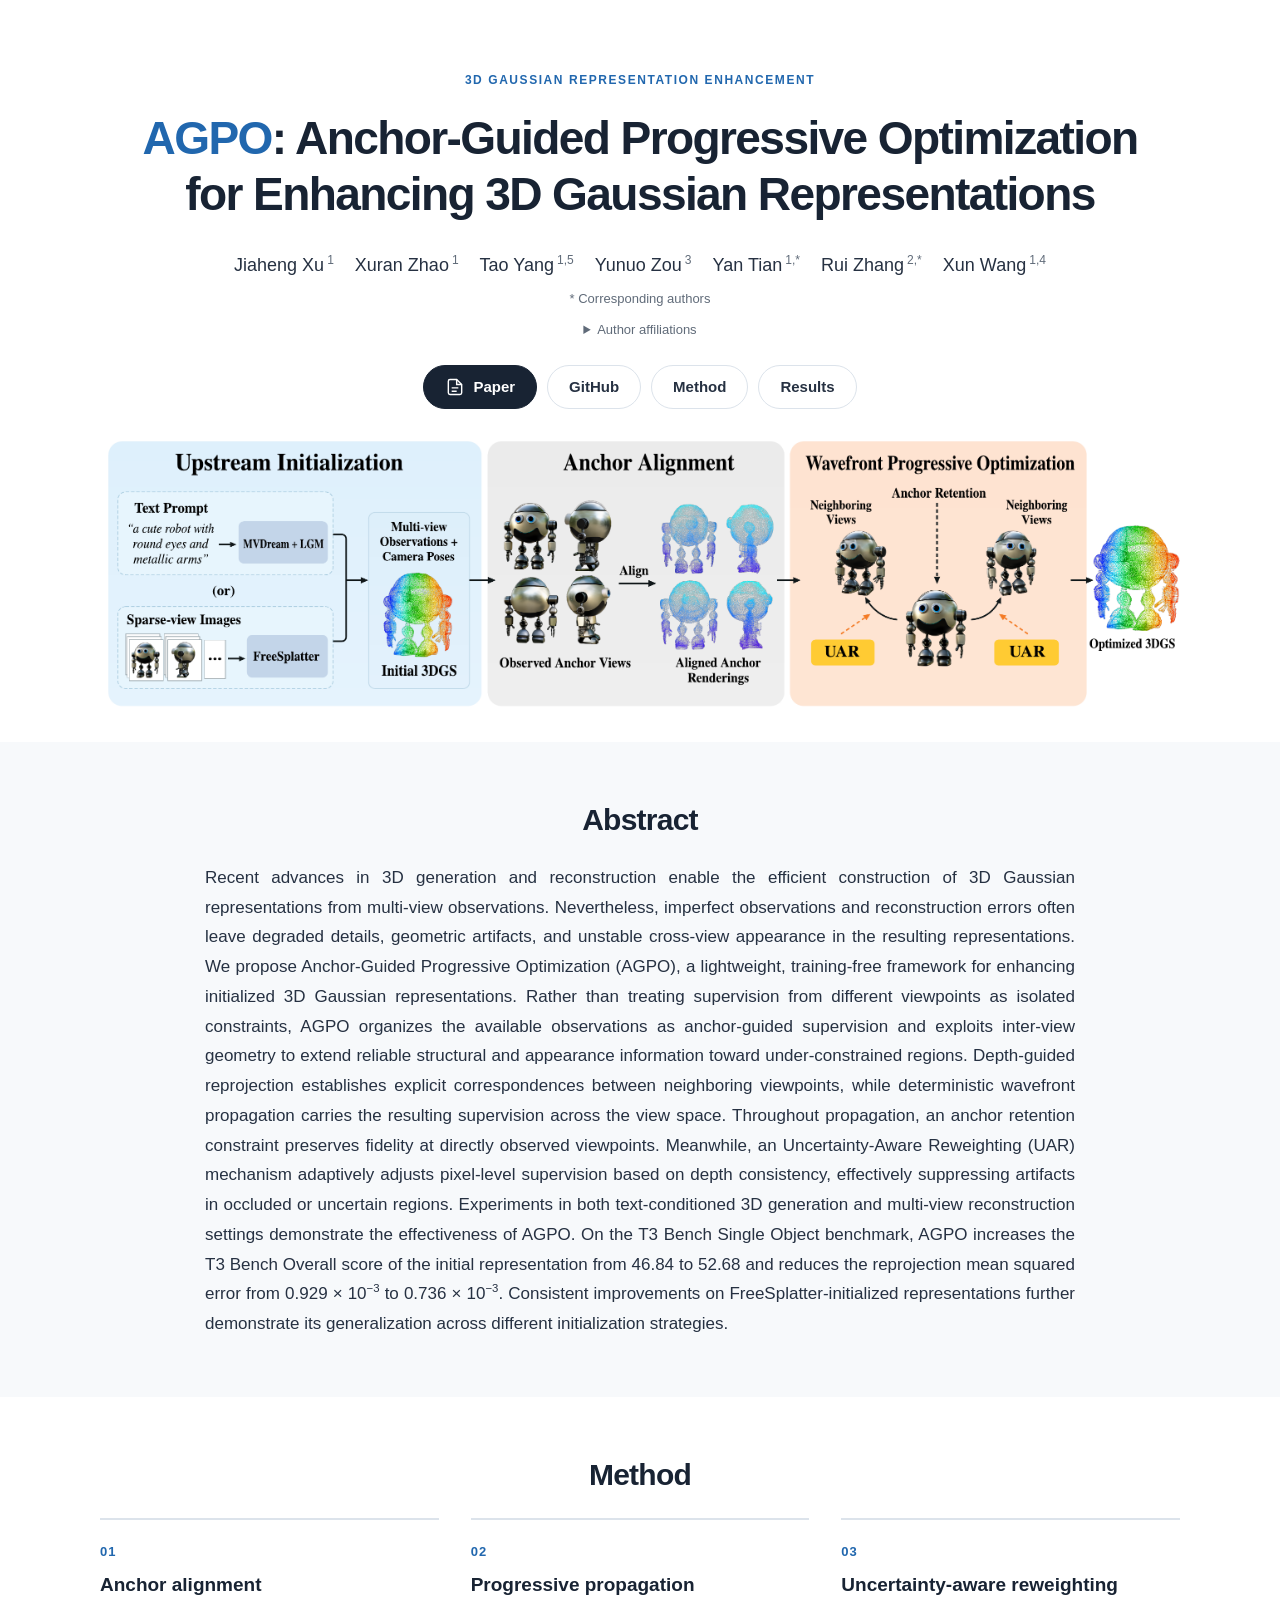
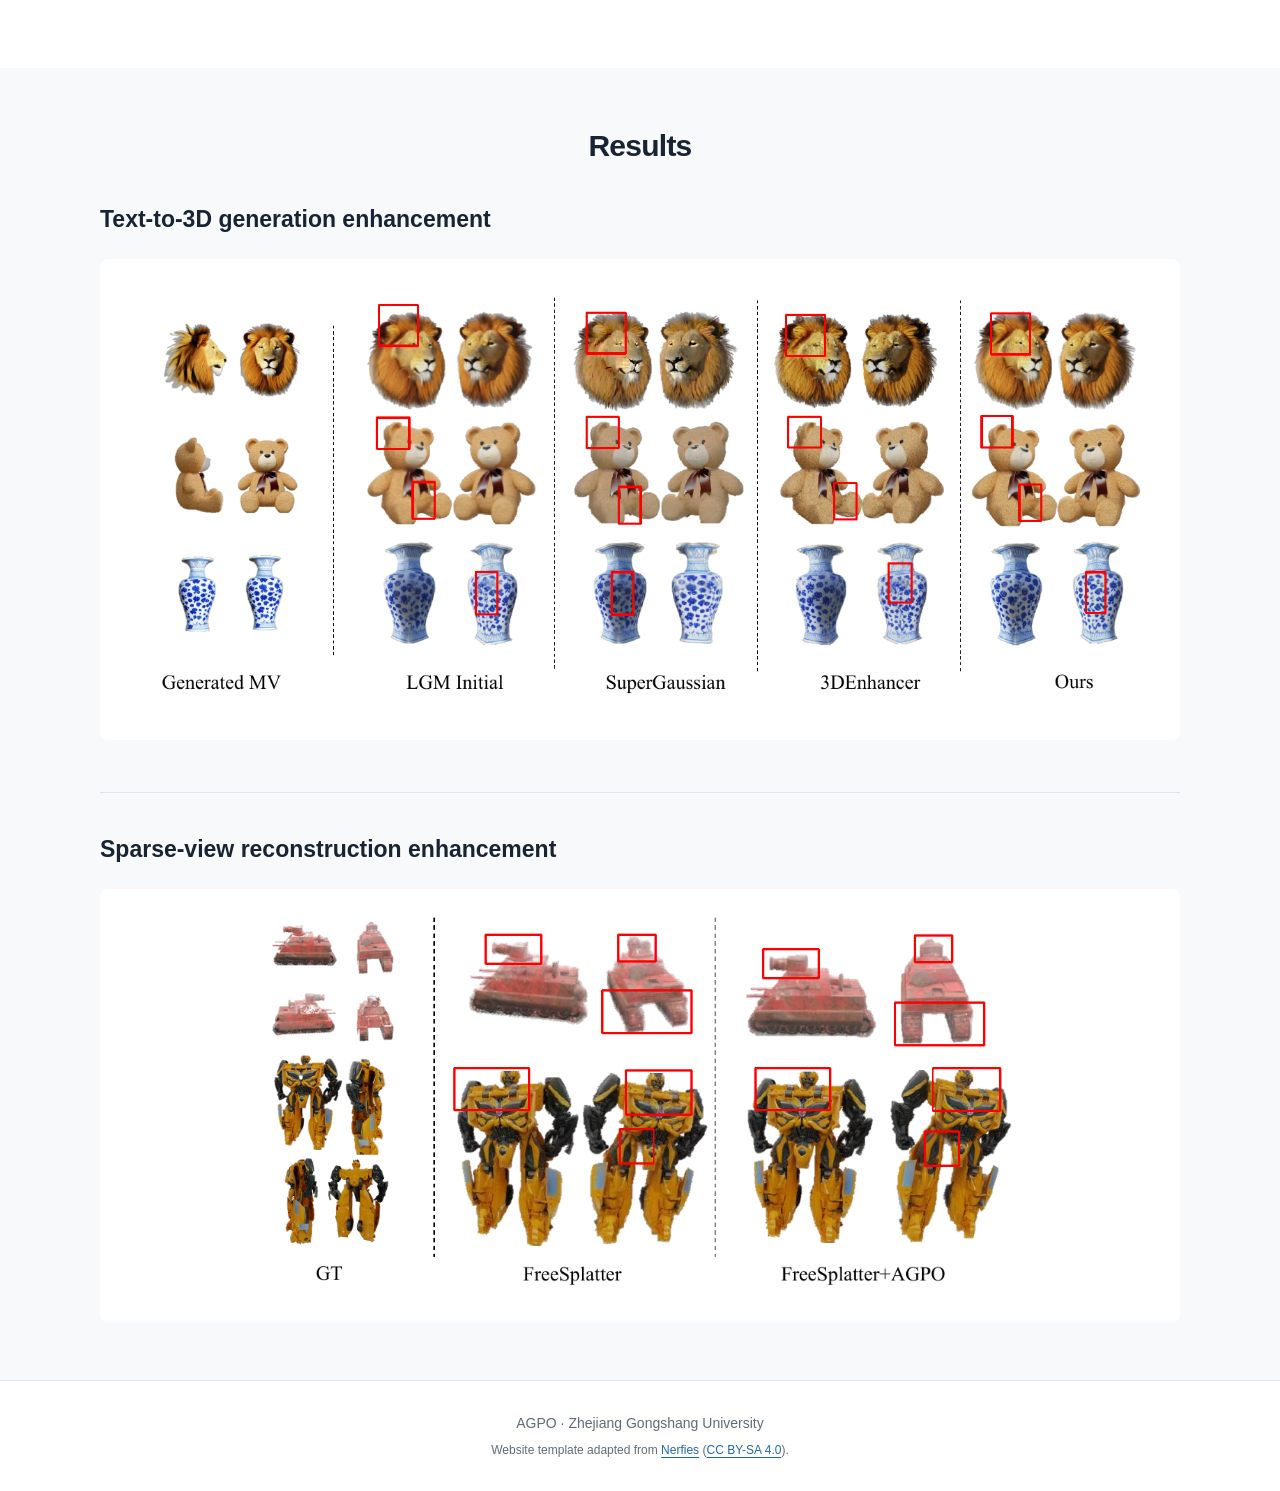
<file: index.html>
<!DOCTYPE html>
<html lang="en">
<head>
  <meta charset="utf-8">
  <meta name="viewport" content="width=device-width, initial-scale=1">
  <meta name="description" content="AGPO is a lightweight, training-free framework for enhancing initialized 3D Gaussian representations through anchor-guided progressive optimization and uncertainty-aware reweighting.">
  <meta name="theme-color" content="#ffffff">
  <meta property="og:type" content="website">
  <meta property="og:title" content="AGPO: Anchor-Guided Progressive Optimization for Enhancing 3D Gaussian Representations">
  <meta property="og:description" content="Enhancing visual fidelity and cross-view consistency in 3D Gaussian representations, from text-to-3D generation to sparse-view reconstruction.">
  <meta property="og:url" content="https://cola012.github.io/AGPO/">
  <meta property="og:image" content="https://cola012.github.io/AGPO/images/pipeline.png">
  <title>AGPO: Anchor-Guided Progressive Optimization for Enhancing 3D Gaussian Representations</title>
  <link rel="canonical" href="https://cola012.github.io/AGPO/">
  <link rel="icon" href="./images/favicon.svg" type="image/svg+xml">
  <!-- Styles are embedded so the page does not depend on a separate CSS request. -->
  <style id="page-styles">
:root {
  color-scheme: light;
  --text: #263142;
  --heading: #182333;
  --muted: #606b79;
  --accent: #2167ae;
  --accent-dark: #154c83;
  --tint: #f7f9fb;
  --border: #dce3eb;
}

*, *::before, *::after { box-sizing: border-box; }
html { scroll-behavior: smooth; scroll-padding-top: 24px; }
body {
  margin: 0;
  color: var(--text);
  background: #fff;
  font-family: -apple-system, BlinkMacSystemFont, "Segoe UI", "Helvetica Neue", Arial, sans-serif;
  font-size: 17px;
  line-height: 1.75;
  -webkit-font-smoothing: antialiased;
}
a { color: var(--accent); text-underline-offset: 3px; }
a:hover { color: var(--accent-dark); }
a:focus-visible, summary:focus-visible, [tabindex]:focus-visible { outline: 3px solid var(--accent); outline-offset: 5px; }
img { display: block; max-width: 100%; height: auto; }
svg { width: 20px; height: 20px; flex-shrink: 0; }
sup { font-size: .67em; line-height: 0; vertical-align: super; }
figure { margin: 0; }
p { margin: 0 0 1em; }
.container { width: min(1080px, calc(100% - 48px)); margin-inline: auto; }
.reading-width { max-width: 870px; }
.visually-hidden { position: absolute; width: 1px; height: 1px; overflow: hidden; clip-path: inset(50%); white-space: nowrap; }
.skip-link { position: absolute; left: 12px; top: -80px; z-index: 10; padding: 8px 16px; background: #fff; }
.skip-link:focus { top: 12px; }

.publication-header { padding: 70px 0 24px; text-align: center; }
.eyebrow { margin-bottom: 19px; color: var(--accent); font-size: 12px; font-weight: 650; letter-spacing: .13em; text-transform: uppercase; }
h1 {
  max-width: 1050px;
  margin: 0 auto 28px;
  color: var(--heading);
  font-size: clamp(30px, 3.6vw, 47px);
  font-weight: 650;
  line-height: 1.22;
  letter-spacing: -.035em;
  text-wrap: balance;
}
.acronym { color: var(--accent); font-weight: 750; }
.authors { display: flex; justify-content: center; flex-wrap: wrap; gap: 5px 21px; padding: 0; margin: 0 0 6px; list-style: none; font-size: 18px; }
.authors li { white-space: nowrap; }
.authors sup { margin-left: 3px; color: var(--muted); }
.authors a { color: inherit; text-decoration: none; }
.authors a:hover { text-decoration: underline; }
.corresponding { margin: 3px 0 8px; color: var(--muted); font-size: 13px; }
.affiliations { margin: 0 auto 24px; max-width: 690px; color: var(--muted); font-size: 13px; }
.affiliations summary { width: fit-content; margin: 0 auto; cursor: pointer; }
.affiliations ol { padding-left: 26px; text-align: left; }
.affiliations[open] { padding: 12px 20px; background: var(--tint); border-radius: 8px; }
.publication-links { display: flex; flex-wrap: wrap; justify-content: center; gap: 10px; }
.button {
  display: inline-flex;
  align-items: center;
  justify-content: center;
  gap: 8px;
  min-height: 44px;
  padding: 8px 21px;
  border: 1px solid var(--border);
  border-radius: 24px;
  color: var(--text);
  background: #fff;
  font-size: 15px;
  font-weight: 550;
  line-height: 1.5;
  text-decoration: none;
  transition: background-color .15s, border-color .15s;
}
.button:hover { color: var(--accent); background: var(--tint); border-color: var(--accent); }
.button-primary { color: #fff; background: var(--heading); border-color: var(--heading); }
.button-primary:hover { color: #fff; background: var(--accent-dark); border-color: var(--accent-dark); }

.overview { padding-bottom: 28px; }
.figure-link { display: block; border-radius: 4px; }
.figure-link img { width: 100%; }
.section { padding: 58px 0; }
.section-tinted { background: var(--tint); }
h2 { margin: 0 0 24px; color: var(--heading); font-size: 30px; line-height: 1.3; font-weight: 650; letter-spacing: -.025em; text-align: center; }
.abstract-text { text-align: justify; }
.abstract-text p { margin-bottom: 0; }
.method-grid { display: grid; grid-template-columns: repeat(3, 1fr); gap: 32px; }
.method-grid article { padding-top: 16px; border-top: 2px solid var(--border); }
.step-number { color: var(--accent); font-size: 13px; font-weight: 650; letter-spacing: .08em; }
h3 { margin: 6px 0 12px; color: var(--heading); font-size: 19px; font-weight: 650; line-height: 1.4; }
.result-block { margin-top: 38px; }
.result-block + .result-block { margin-top: 52px; padding-top: 40px; border-top: 1px solid var(--border); }
.result-block > h3 { margin: 0 0 12px; font-size: 23px; }
.result-block figure { margin-top: 24px; padding: 24px; background: #fff; border-radius: 8px; }
.reconstruction-figure .figure-link { max-width: 770px; margin-inline: auto; }
.footer { padding: 30px 0; border-top: 1px solid var(--border); color: var(--muted); text-align: center; font-size: 14px; }
.footer p { margin: 0; }
.attribution { margin-top: 5px !important; font-size: 12px; }

@media (max-width: 700px) {
  .container { width: calc(100% - 36px); }
  .publication-header { padding-top: 42px; }
  .eyebrow { font-size: 10px; letter-spacing: .1em; }
  h1 { font-size: 32px; margin-bottom: 24px; }
  .authors { font-size: 16px; gap: 5px 15px; }
  .button { padding-inline: 17px; }
  .overview { padding-bottom: 24px; }
  .section { padding: 40px 0; }
  h2 { font-size: 27px; margin-bottom: 20px; }
  .abstract-text { font-size: 16px; text-align: left; }
  .method-grid { grid-template-columns: 1fr; gap: 24px; }
  .result-block > h3 { font-size: 21px; }
  .result-block figure { padding: 12px; }
}
@media (max-width: 450px) {
  .publication-links { display: grid; grid-template-columns: repeat(2, 1fr); max-width: 310px; margin-inline: auto; gap: 8px; }
}
@media (max-width: 380px) {
  h1 { font-size: 28px; }
  .publication-links { gap: 8px; }
  .button { padding-inline: 14px; }
}
@media (prefers-reduced-motion: reduce) {
  html { scroll-behavior: auto; }
  .button { transition: none; }
}
  </style>
</head>
<body>
  <a class="skip-link" href="#abstract">Skip to content</a>

  <header class="publication-header">
    <div class="container">
      <p class="eyebrow">3D Gaussian Representation Enhancement</p>
      <h1><span class="acronym">AGPO</span>: Anchor-Guided Progressive Optimization for Enhancing 3D Gaussian Representations</h1>

      <!-- Author order and affiliations follow the clean manuscript. -->
      <ul class="authors" aria-label="Authors">
        <li>Jiaheng Xu<sup>1</sup></li>
        <li>Xuran Zhao<sup>1</sup></li>
        <li>Tao Yang<sup>1,5</sup></li>
        <li>Yunuo Zou<sup>3</sup></li>
        <li><a href="mailto:tianyan@zjgsu.edu.cn">Yan Tian</a><sup>1,*</sup></li>
        <li><a href="mailto:zhangrui@zjgsu.edu.cn">Rui Zhang</a><sup>2,*</sup></li>
        <li>Xun Wang<sup>1,4</sup></li>
      </ul>
      <p class="corresponding">* Corresponding authors</p>

      <details class="affiliations">
        <summary>Author affiliations</summary>
        <ol>
          <li>School of Computer Science and Technology</li>
          <li>School of Management and E-Business</li>
          <li>School of Art and Design</li>
          <li>Zhejiang Key Laboratory of Big Data and Future E-Commerce Technology</li>
          <li>Collaborative Innovation Center for Computational Social Science</li>
        </ol>
        <p>Zhejiang Gongshang University, Hangzhou, China</p>
      </details>

      <nav class="publication-links" aria-label="Paper resources">
        <a class="button button-primary" href="./files/AGPO.pdf">
          <svg width="20" height="20" viewBox="0 0 24 24" fill="none" stroke="currentColor" stroke-width="1.7" aria-hidden="true"><path d="M14 3H6a2 2 0 0 0-2 2v14a2 2 0 0 0 2 2h12a2 2 0 0 0 2-2V9z"/><path d="M14 3v6h6M8 13h8M8 17h6"/></svg>
          Paper
        </a>
        <a class="button" href="https://github.com/Cola012/AGPO" target="_blank" rel="noopener noreferrer">GitHub</a>
        <a class="button" href="#method">Method</a>
        <a class="button" href="#results">Results</a>
      </nav>
    </div>
  </header>

  <main>
    <section class="overview container" aria-labelledby="overview-heading">
      <h2 id="overview-heading" class="visually-hidden">Framework overview</h2>
      <figure>
        <a class="figure-link" href="./images/pipeline.png" aria-label="Open the full-resolution AGPO framework diagram">
          <img src="./images/pipeline.png" width="2600" height="675" alt="AGPO pipeline: initialize 3D Gaussians with MVDream and LGM or FreeSplatter, align the observed anchor views, then propagate supervision with anchor retention and uncertainty-aware reweighting." fetchpriority="high">
        </a>
      </figure>
    </section>

    <section id="abstract" class="section section-tinted" aria-labelledby="abstract-heading">
      <div class="container reading-width">
        <h2 id="abstract-heading">Abstract</h2>
        <div class="abstract-text">
          <p>Recent advances in 3D generation and reconstruction enable the efficient construction of 3D Gaussian representations from multi-view observations. Nevertheless, imperfect observations and reconstruction errors often leave degraded details, geometric artifacts, and unstable cross-view appearance in the resulting representations. We propose Anchor-Guided Progressive Optimization (AGPO), a lightweight, training-free framework for enhancing initialized 3D Gaussian representations. Rather than treating supervision from different viewpoints as isolated constraints, AGPO organizes the available observations as anchor-guided supervision and exploits inter-view geometry to extend reliable structural and appearance information toward under-constrained regions. Depth-guided reprojection establishes explicit correspondences between neighboring viewpoints, while deterministic wavefront propagation carries the resulting supervision across the view space. Throughout propagation, an anchor retention constraint preserves fidelity at directly observed viewpoints. Meanwhile, an Uncertainty-Aware Reweighting (UAR) mechanism adaptively adjusts pixel-level supervision based on depth consistency, effectively suppressing artifacts in occluded or uncertain regions. Experiments in both text-conditioned 3D generation and multi-view reconstruction settings demonstrate the effectiveness of AGPO. On the T3 Bench Single Object benchmark, AGPO increases the T3 Bench Overall score of the initial representation from 46.84 to 52.68 and reduces the reprojection mean squared error from 0.929 &times; 10<sup>&minus;3</sup> to 0.736 &times; 10<sup>&minus;3</sup>. Consistent improvements on FreeSplatter-initialized representations further demonstrate its generalization across different initialization strategies.</p>
        </div>
      </div>
    </section>

    <section id="method" class="section" aria-labelledby="method-heading">
      <div class="container">
        <h2 id="method-heading">Method</h2>
        <div class="method-grid">
          <article>
            <span class="step-number" aria-hidden="true">01</span>
            <h3>Anchor alignment</h3>
          </article>
          <article>
            <span class="step-number" aria-hidden="true">02</span>
            <h3>Progressive propagation</h3>
          </article>
          <article>
            <span class="step-number" aria-hidden="true">03</span>
            <h3>Uncertainty-aware reweighting</h3>
          </article>
        </div>
      </div>
    </section>

    <section id="results" class="section section-tinted" aria-labelledby="results-heading">
      <div class="container">
        <h2 id="results-heading">Results</h2>

        <article class="result-block" aria-labelledby="generation-heading">
          <h3 id="generation-heading">Text-to-3D generation enhancement</h3>
          <figure>
            <a class="figure-link" href="./images/generation-comparison.png" aria-label="Open the generation comparison at full resolution">
              <img src="./images/generation-comparison.png" width="1480" height="620" loading="lazy" alt="Paper Figure 5: lion, teddy bear, and vase examples, comparing generated multi-view observations, initial LGM, SuperGaussian, 3DEnhancer, and AGPO.">
            </a>
          </figure>
        </article>

        <article class="result-block" aria-labelledby="reconstruction-heading">
          <h3 id="reconstruction-heading">Sparse-view reconstruction enhancement</h3>
          <figure class="reconstruction-figure">
            <a class="figure-link" href="./images/reconstruction-comparison.png" aria-label="Open the reconstruction comparison at full resolution">
              <img src="./images/reconstruction-comparison.png" width="1010" height="505" loading="lazy" alt="Paper Figure 6: ground-truth input views, FreeSplatter, and FreeSplatter with AGPO for a tank with regular input views and a yellow robot with irregular input views.">
            </a>
          </figure>
        </article>
      </div>
    </section>

  </main>

  <footer class="footer">
    <div class="container">
      <p>AGPO &middot; Zhejiang Gongshang University</p>
      <p class="attribution">Website template adapted from <a href="https://nerfies.github.io/">Nerfies</a> (<a rel="license" href="https://creativecommons.org/licenses/by-sa/4.0/">CC BY-SA 4.0</a>).</p>
    </div>
  </footer>
</body>
</html>
</file>
